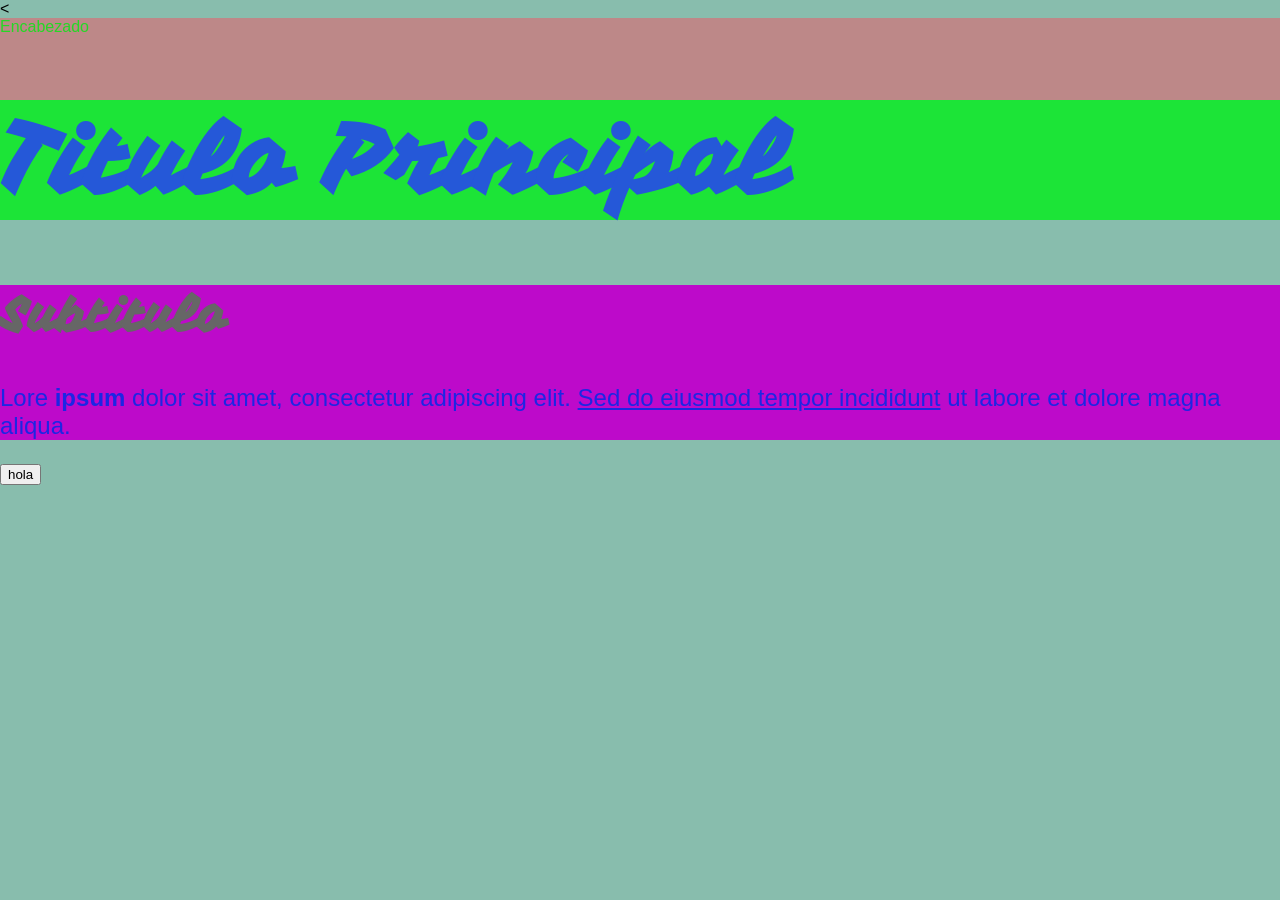
<file: practica1/index.html>
<<!DOCTYPE html>
<html lang="es">
    <head>
        <title>Mi primera practica</title>
        <meta charset="UTF-8"> <!-- sirve para que lo que entra por consola reconozca muchas mas cosas ejemplo
         la ñ y los acentos -->
        <meta name="viewport" content="width=device-width, initial-scale=1">
        <meta name="description" content="es una Descripcion corta del objetivo de la pagina web">
        <meta name="author" content="Jocsan">
        <link href="style.css" rel="stylesheet">
        <!-- esta etiqueta es cuando tu favicon es en formato png -->
        <link href="img/icon.png" type="image/png" rel="icon">
        <!-- esta etiqueta es cuando tu favicon es en formato ico -->
        <link href="img/icon.ico" type="image/x-icon" rel="icon">
        <!-- esta etiqueta es cuando tu favicon es en formato png -->
        <link href="img/icon.png" type="image/png" rel="icon">
        <!-- esta etiqueta es cuando tu favicon es en formato svg -->
        <link href="img/icon.svg" type="image/svg+xml" rel="icon">
        <style>
            h2{
                color: #666;
                font-size: 3em;
            }
            p{
                font-size: 1.5em;
                
            }
        </style>

    </head>
    <body>
        <div class="contenedor">
        <header> Encabezado 
            <h1>Titulo Principal</h1> 
        </header>
        </div>
        <div class="contenedor2">
        <h2>Subtitulo</h2>
        <p>Lore <b>ipsum</b> dolor sit amet, consectetur adipiscing 
            elit. <u>Sed do eiusmod tempor incididunt</u> ut labore 
            et dolore magna aliqua.</p>
        </div>
        <button> hola   </button>
    
    </body>
</html>
</file>
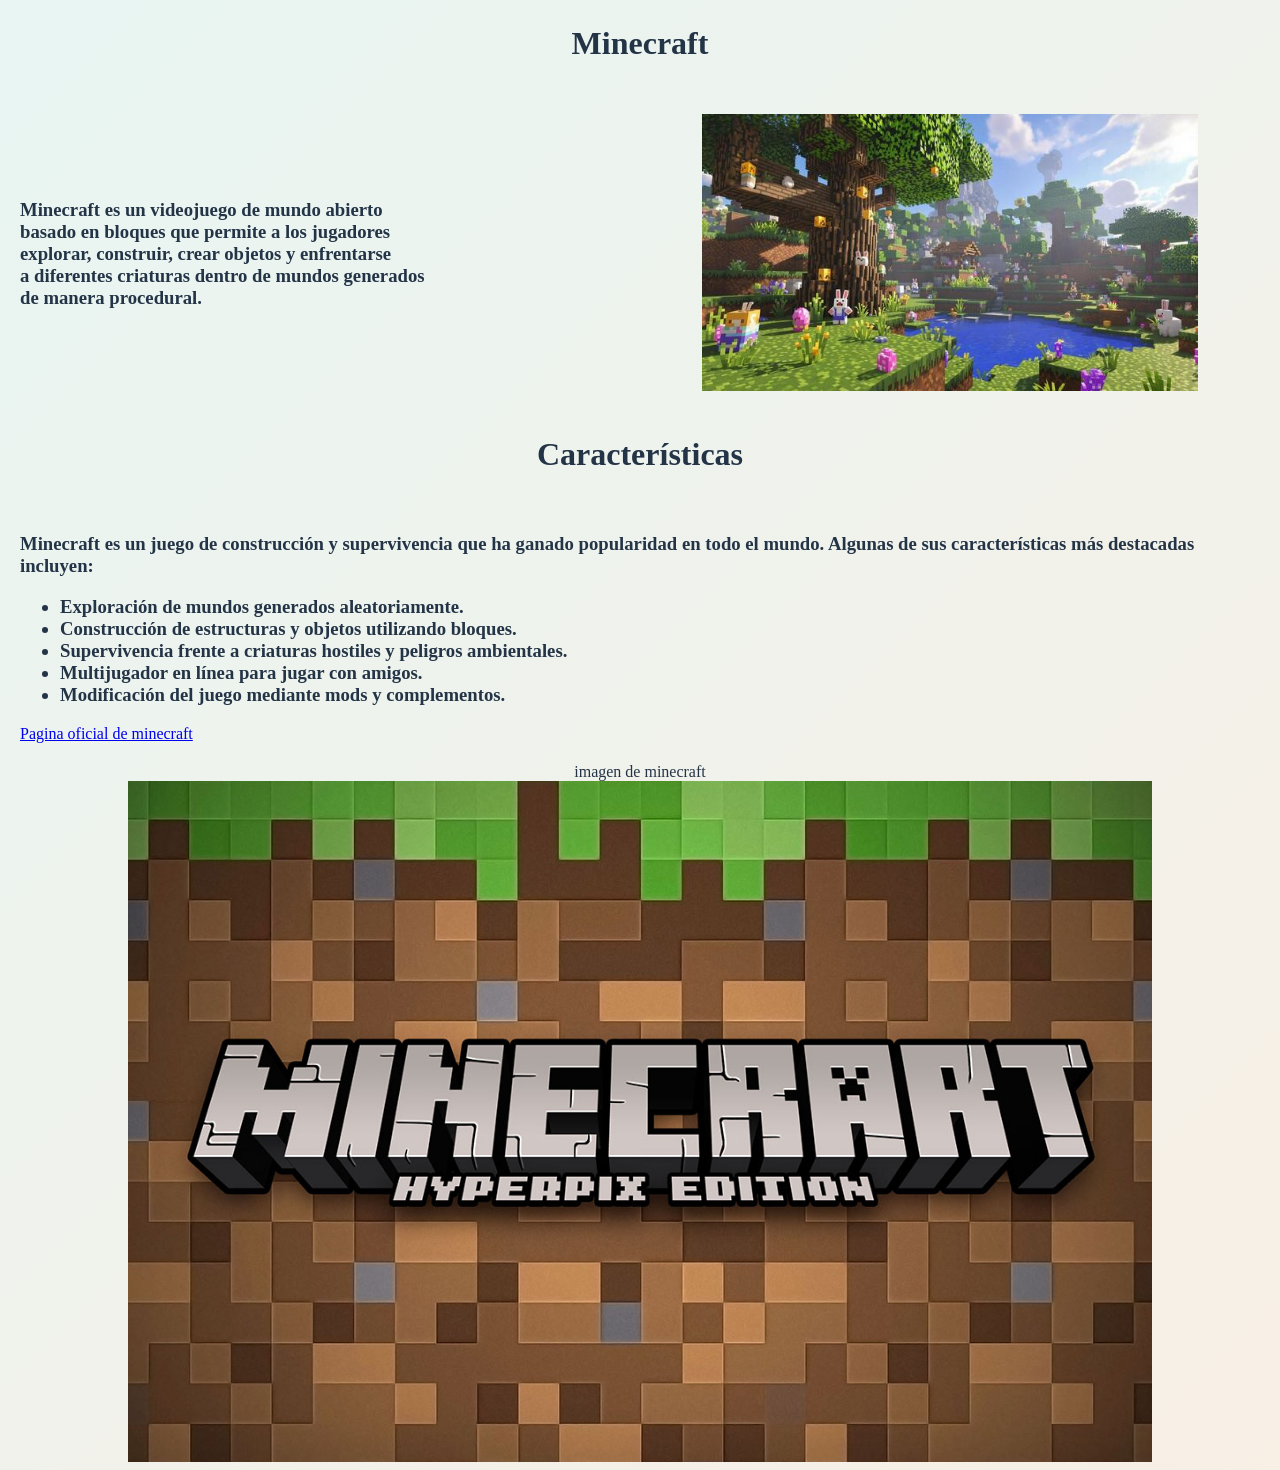
<file: Practica 3/html/index.html>
<!DOCTYPE html>
<html lang="es">
    <head>
        <title></title>
        <meta charset="UTF-8">
        <meta name="viewport" content="width=device-width, initial-scale=1">
        <link href="../css/style.css" rel="stylesheet">
    </head>
    <body>
        <h1>Minecraft</h1>
     <div class="contenedor">
        <div class="descripcion">
             <h3>Minecraft es un videojuego de mundo abierto <br>
        basado en bloques que permite a los jugadores<br>
        explorar, construir, crear objetos y enfrentarse<br> 
        a diferentes criaturas dentro de mundos generados<br>
        de manera procedural.</h3>
        </div>
        
       <div class="imagen">
       <img src="../img/minecraft.webp" alt="imagen de minecraft" width="80%" height="auto">
       </div>
    </div>
    
        <h1>Características</h1>
        <div class="contenedor1">
        <h3>
        Minecraft es un juego de construcción y supervivencia
        que ha ganado popularidad en todo el mundo. 
        Algunas de sus características más destacadas incluyen:<br>
        <ul>
            <li>Exploración de mundos generados aleatoriamente.</li>
            <li>Construcción de estructuras y objetos utilizando bloques.</li>
            <li>Supervivencia frente a criaturas hostiles y peligros ambientales.</li>
            <li>Multijugador en línea para jugar con amigos.</li>
            <li>Modificación del juego mediante mods y complementos.</li>
        </ul>
        </h3>
        <a href="https://www.minecraft.net/es-es" target="_blank">Pagina oficial de minecraft</a>
    </div>
        imagen de minecraft
        <div class="imagen1">
        <img src="../img/minecraftsFoo.webp" alt="imagen de minecraft" width="80%" height="auto">
        </div>
    </body>
</html>
</file>
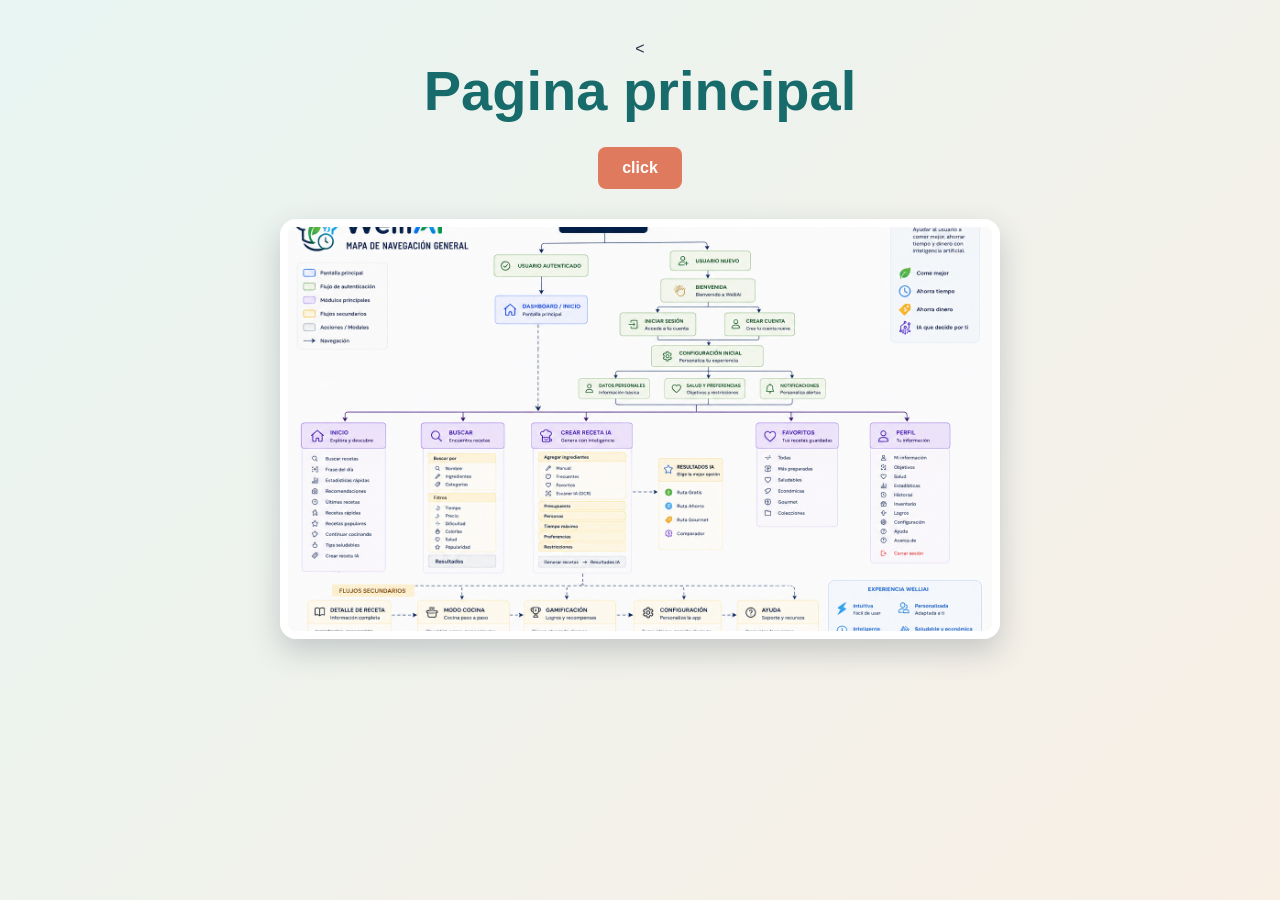
<file: Practica2/html/index.html>
<<!DOCTYPE html>
<html lang="es">
    <head>
        
        <title>Holaaaa</title>
        <meta charset="UTF-8">
        <meta name="viewport" content="width=device-width, initial-scale=1">
        <link href="../css/style.css" rel="stylesheet">
    </head>
    <body>
       
        <h1>Pagina principal</h1>
        <a href="nosotros.html" target="_blank">click</a>
        <img src="../img/wellia.webp" alt="Imagen de la página principal">
    </body>
</html>
</file>
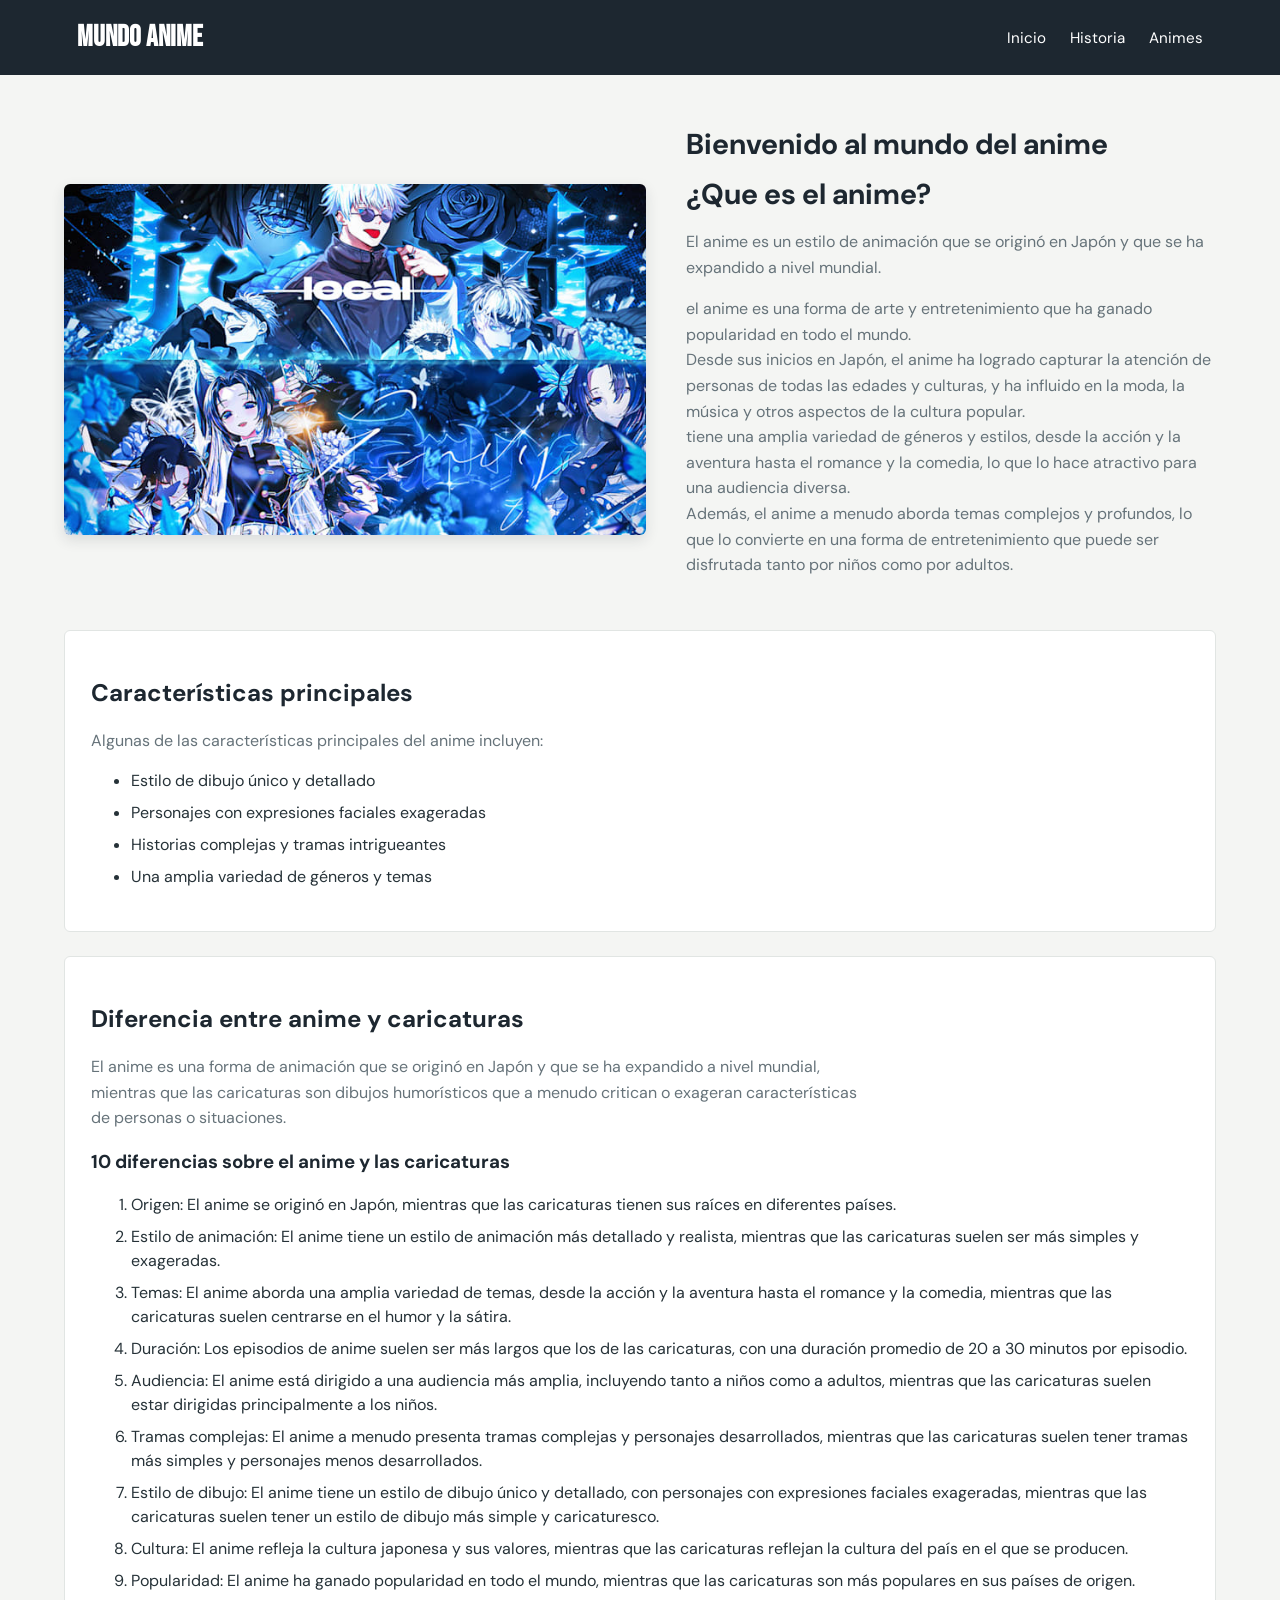
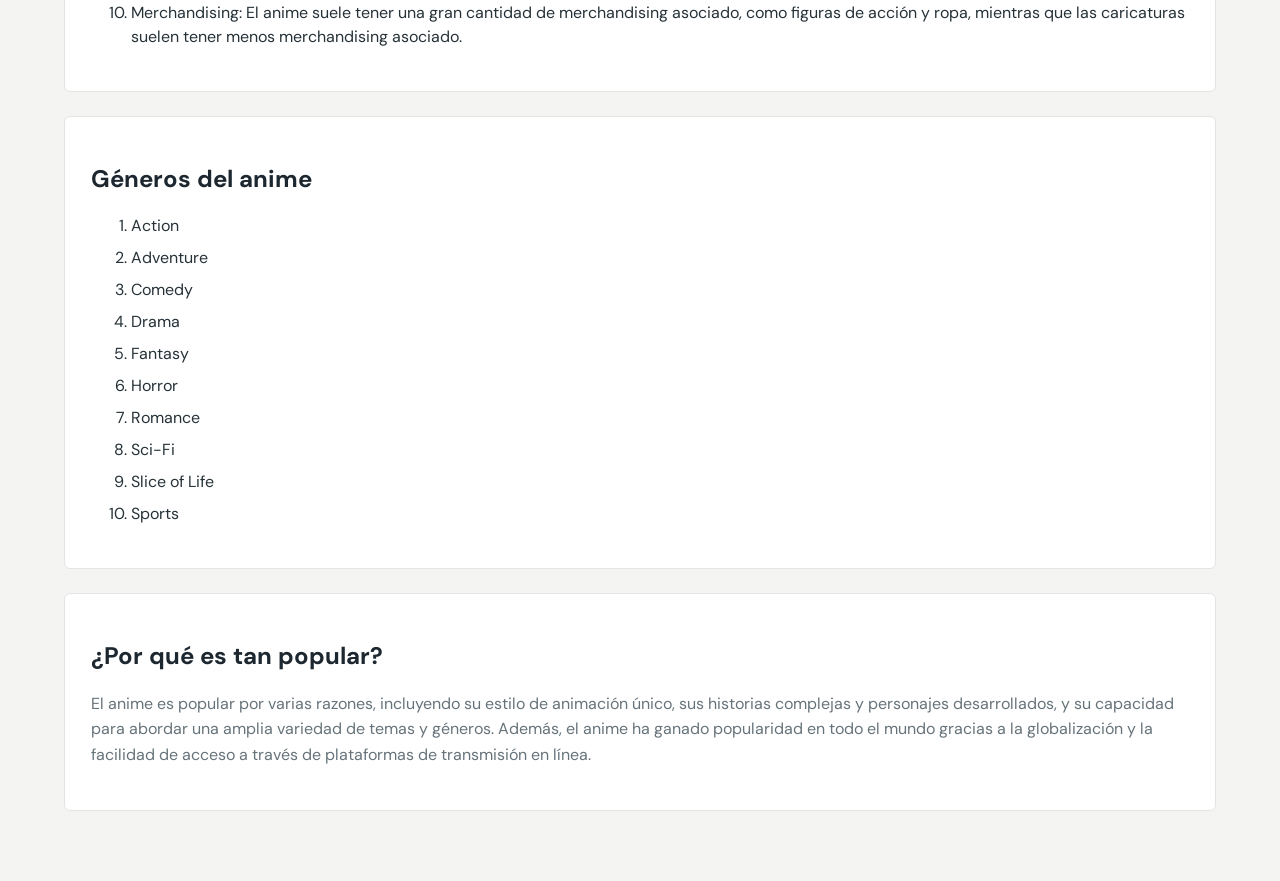
<file: ProyectoU1/html/index.html>
<!DOCTYPE html>
<html lang="es">
    <head>
        <link rel="icon" type="image/x-icon" href="../img/xacata.jpeg">
        <title>Mundo anime</title>
        <meta charset="UTF-8">
        <meta name="viewport" content="width=device-width, initial-scale=1">
        <link href="../css/style.css" rel="stylesheet">
    </head>
    <body>
        <header>
            <h1>Mundo anime</h1>
            <nav>
                <ul>
                    <li><a href="index.html">Inicio</a></li>
                    <li><a href="historia.html">Historia</a></li>
                    <li><a href="animes.html">Animes</a></li>
                </ul>
            </nav>
        </header>
        <main class="home-page">
        <section class="home-hero">
        <div class="hero-image">
            <img src="../img/Banner.jpg" alt="Personajes de anime en un paisaje azul">
        </div>
        <div class="contenido">
            <h2>Bienvenido al mundo del anime </h2>
            <h2>¿Que es el anime?</h2>
            <p>El anime es un estilo de animación que se originó en Japón y que se ha expandido a nivel mundial.</p>
            <p>el anime es una forma de arte y entretenimiento que ha ganado popularidad en todo el mundo.<br>
            Desde sus inicios en Japón, el anime 
            ha logrado capturar la atención de personas de todas las edades y culturas, y ha influido en la moda, la música y otros aspectos de la cultura popular.<br>
            tiene una amplia variedad de géneros y estilos, desde la acción y la aventura hasta el romance y la comedia, lo que lo hace atractivo para una audiencia diversa.<br>
            Además, el anime a menudo aborda temas complejos y profundos, lo que lo convierte en una forma de entretenimiento que puede ser disfrutada tanto por niños como por adultos.<br>
            </p>
        </div>
        </section>
        <div class="caracteristicas">
            <h2>Características principales</h2>
            <p>Algunas de las características principales del anime incluyen:</p>
            <ul>
                <li>Estilo de dibujo único y detallado</li>
                <li>Personajes con expresiones faciales exageradas</li>
                <li>Historias complejas y tramas intrigueantes</li>
                <li>Una amplia variedad de géneros y temas</li>
            </ul>
        </div>
        <div class="diferencia">
            <h2>Diferencia entre anime y caricaturas</h2>
            <p>El anime es una forma de animación que se originó en Japón y que se ha expandido a nivel mundial, <br>
               mientras que las caricaturas son dibujos humorísticos que a menudo critican o exageran características <br>
               de personas o situaciones.</p> 
            <h3>10 diferencias sobre el anime y las caricaturas</h3>
            <ol>
                <li>Origen: El anime se originó en Japón, mientras que las caricaturas tienen sus raíces en diferentes países.</li>
                <li>Estilo de animación: El anime tiene un estilo de animación más detallado y realista, mientras que las caricaturas suelen ser más simples y exageradas.</li>
                <li>Temas: El anime aborda una amplia variedad de temas, desde la acción y la aventura hasta el romance y la comedia, mientras que las caricaturas suelen centrarse en el humor y la sátira.</li>
                <li>Duración: Los episodios de anime suelen ser más largos que los de las caricaturas, con una duración promedio de 20 a 30 minutos por episodio.</li>
                <li>Audiencia: El anime está dirigido a una audiencia más amplia, incluyendo tanto a niños como a adultos, mientras que las caricaturas suelen estar dirigidas principalmente a los niños.</li>
                <li>Tramas complejas: El anime a menudo presenta tramas complejas y personajes desarrollados, mientras que las caricaturas suelen tener tramas más simples y personajes menos desarrollados.</li>
                <li>Estilo de dibujo: El anime tiene un estilo de dibujo único y detallado, con personajes con expresiones faciales exageradas, mientras que las caricaturas suelen tener un estilo de dibujo más simple y caricaturesco.</li>
                <li>Cultura: El anime refleja la cultura japonesa y sus valores, mientras que las caricaturas reflejan la cultura del país en el que se producen.</li>
                <li>Popularidad: El anime ha ganado popularidad en todo el mundo, mientras que las caricaturas son más populares en sus países de origen.</li>
                <li>Merchandising: El anime suele tener una gran cantidad de merchandising asociado, como figuras de acción y ropa, mientras que las caricaturas suelen tener menos merchandising asociado.</li>
            </ol>
        </div>
        <div class="generos">
            <h2>Géneros del anime</h2>
            <ol>
                <li>Action</li>
                <li>Adventure</li>
                <li>Comedy</li>
                <li>Drama</li>
                <li>Fantasy</li>
                <li>Horror</li>
                <li>Romance</li>
                <li>Sci-Fi</li>
                <li>Slice of Life</li>
                <li>Sports</li>
            </ol>
        </div>
        <div class="popularidad">
            <h2>¿Por qué es tan popular?</h2>
            <p>El anime es popular por varias razones, incluyendo su estilo de animación único, 
                sus historias complejas y personajes desarrollados, 
                y su capacidad para abordar una amplia variedad de temas y géneros. Además, 
                el anime ha ganado popularidad en todo el mundo gracias a la globalización y la facilidad 
                de acceso a través de plataformas de transmisión en línea.</p>
        </div>
        </main>

    </body>
</file>
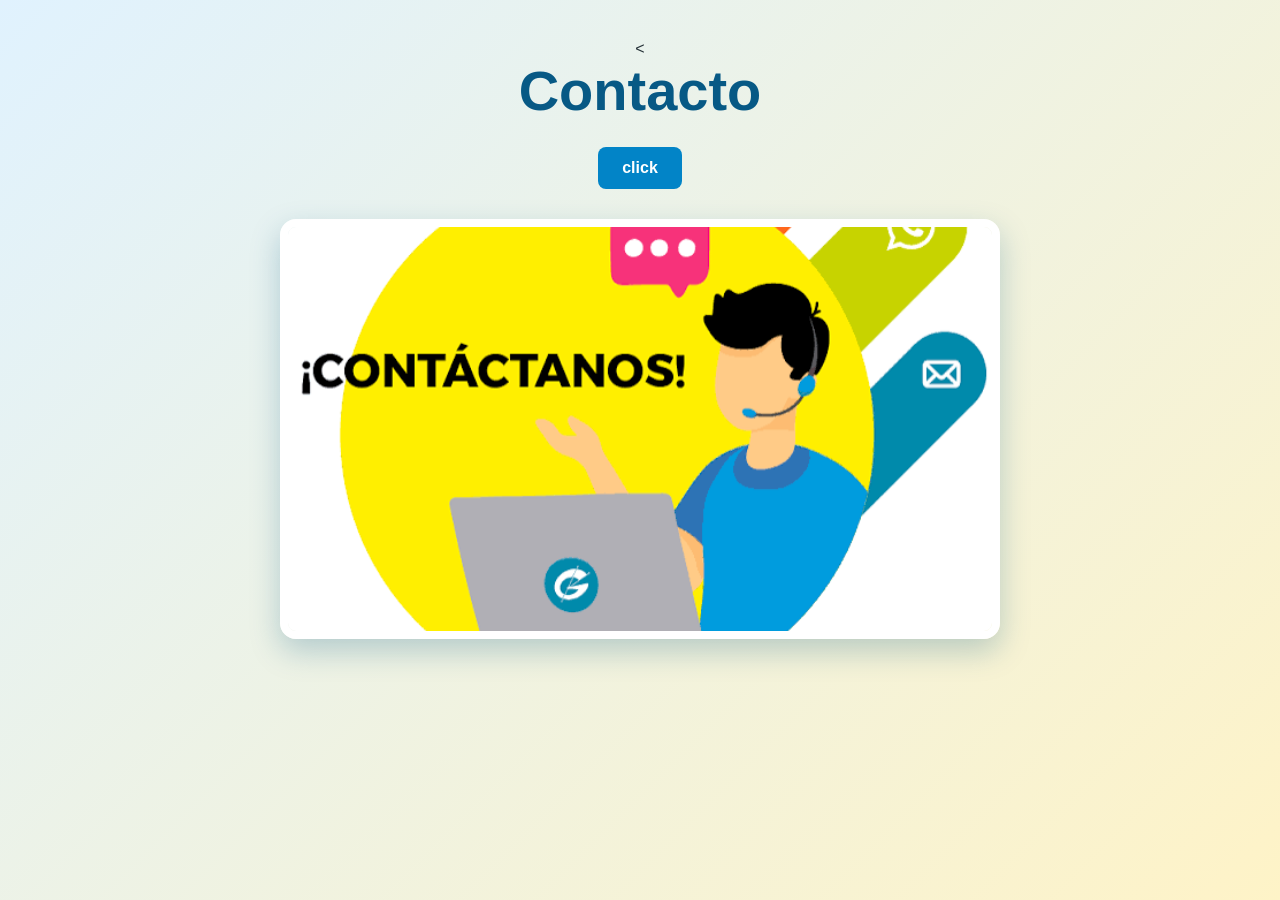
<file: Practica2/html/contacto.html>
<<!DOCTYPE html>
<html lang="es">
    <head>
        
        <title>Hola siguiente del siguiente</title>
        <meta charset="UTF-8">
        <meta name="viewport" content="width=device-width, initial-scale=1">
        <link href="../css/stylecontacto.css" rel="stylesheet">
    </head>
    <body>
        <h1>contacto</h1>
        <a href="index.html" target="_blank">click</a>
        <img src="../img/imagen1.webp" alt="imagen1">
    </body>
</html>
</file>
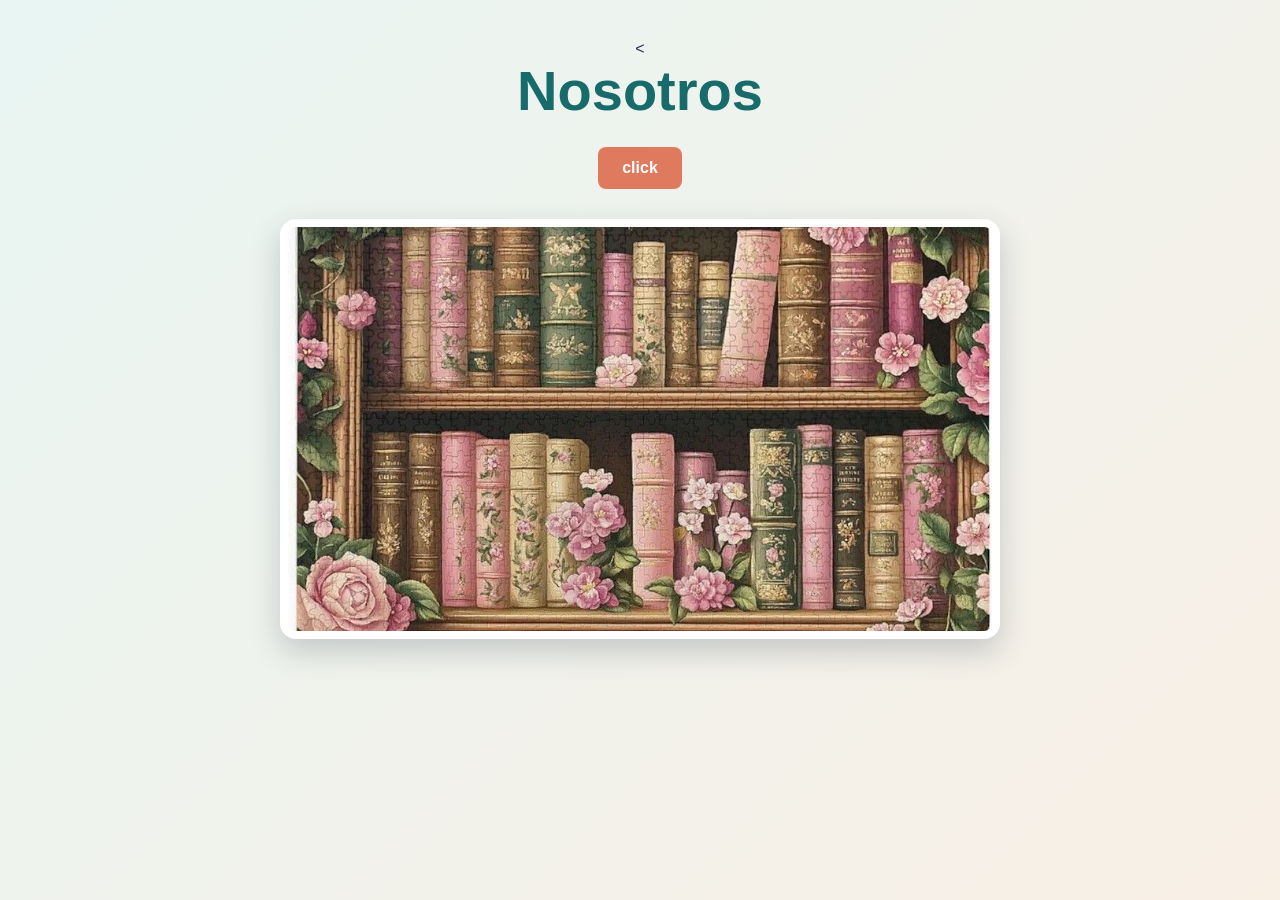
<file: Practica2/html/nosotros.html>
<<!DOCTYPE html>
<html lang="es">
    <head>
        
        <title>Hola Siguiente</title>
        <meta charset="UTF-8">
        <meta name="viewport" content="width=device-width, initial-scale=1">
        <link href="../css/style.css" rel="stylesheet">
    </head>
    <body>
        <h1>Nosotros</h1>
        <a href="contacto.html" target="_blank">click</a>
    <img src="../img/img2.webp" alt="Imagen de la sección Nosotros">
    </body>
</html>
</file>
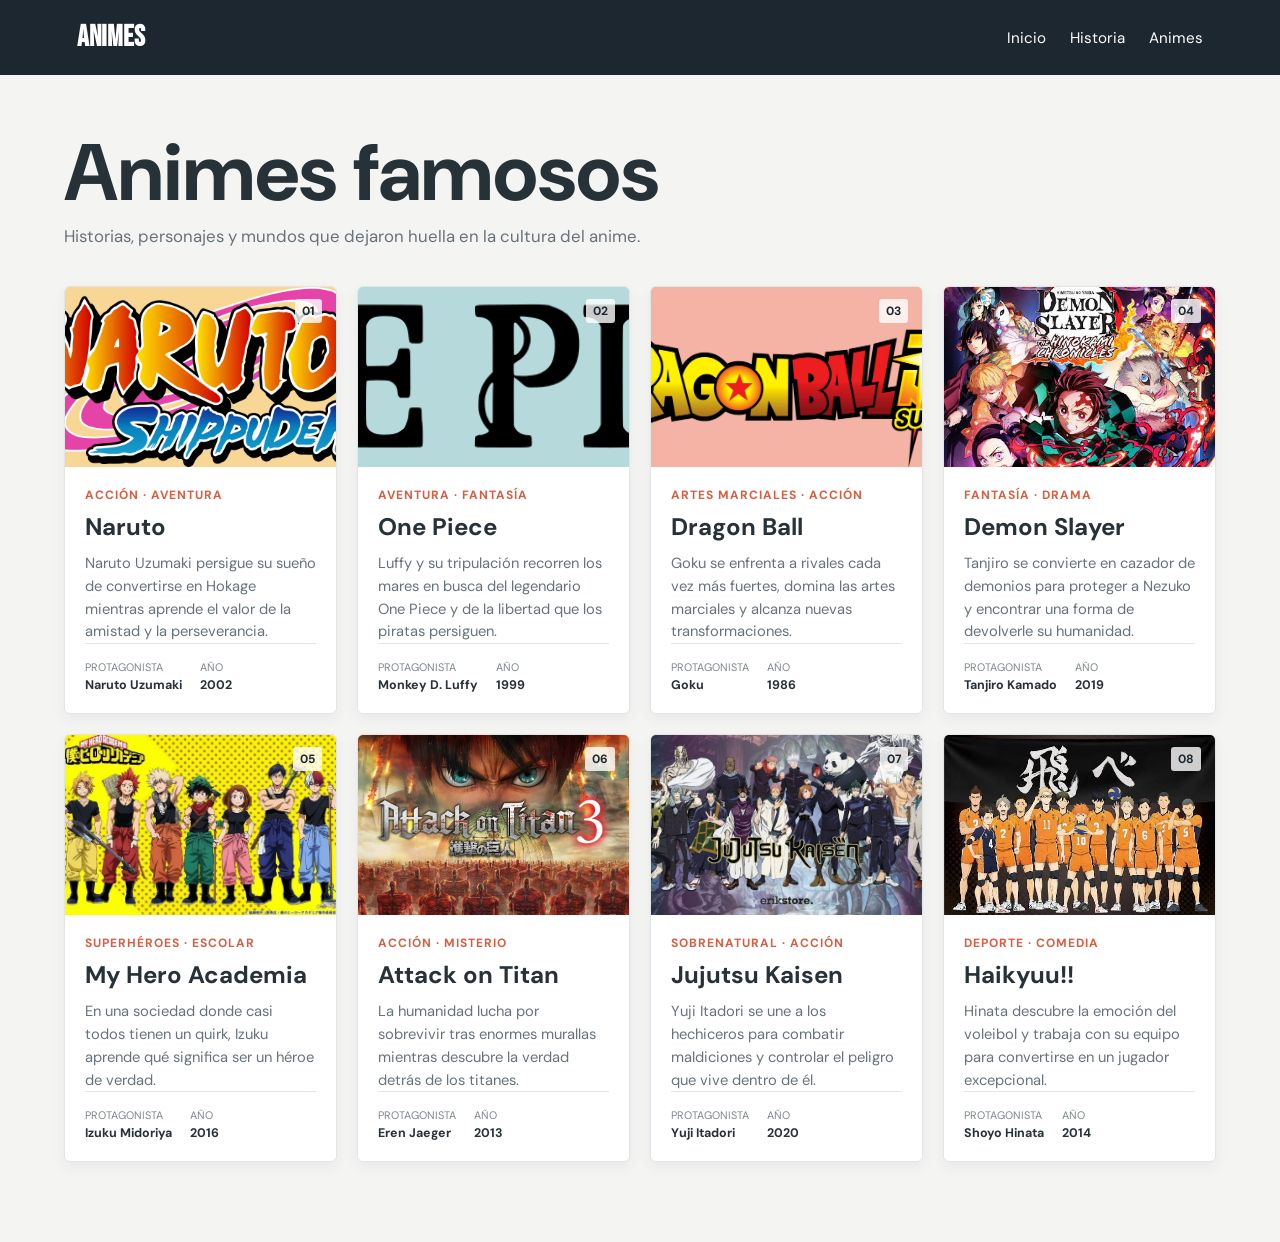
<file: ProyectoU1/html/animes.html>
<!DOCTYPE html>
<html lang="es">
    <head>
        <link rel="icon" type="image/x-icon" href="../img/xacata.jpeg">
        <title>Animes famosos | Mundo anime</title>
        <meta charset="UTF-8">
        <meta name="viewport" content="width=device-width, initial-scale=1">
        <link href="../css/style.css" rel="stylesheet">
    </head>
    <body>
        <header>
            <h1>Animes</h1>
            <nav>
                <ul>
                    <li><a href="index.html">Inicio</a></li>
                    <li><a href="historia.html">Historia</a></li>
                    <li><a href="animes.html">Animes</a></li>
                </ul>
            </nav>
        </header>
        <main class="animes-page">
            <section class="intro">
                <h2>Animes famosos</h2>
                <p class="intro-text">Historias, personajes y mundos que dejaron huella en la cultura del anime.</p>
            </section>

            <section class="anime-grid" aria-label="Lista de animes famosos">
                <article class="anime-card card-naruto">
                    <div class="card-art"> <a href="https://naruto-official.com/es"><img src="../img/naruto.webp" alt="Imagen de Naruto"></a><small>01</small></div>
                    <div class="card-content">
                        <p class="card-tag">Acción · Aventura</p>
                        <h3>Naruto</h3>
                        <p>Naruto Uzumaki persigue su sueño de convertirse en Hokage mientras aprende el valor de la amistad y la perseverancia.</p>
                        <dl><div><dt>Protagonista</dt><dd>Naruto Uzumaki</dd></div><div><dt>Año</dt><dd>2002</dd></div></dl>
                    </div>
                </article>

                <article class="anime-card card-one-piece">
                    <div class="card-art"> <a href="https://one-piece.com/index.html"><img src="../img/One piece.webp" alt="Imagen de One Piece"></a><small>02</small></div>
                    <div class="card-content">
                        <p class="card-tag">Aventura · Fantasía</p>
                        <h3>One Piece</h3>
                        <p>Luffy y su tripulación recorren los mares en busca del legendario One Piece y de la libertad que los piratas persiguen.</p>
                        <dl><div><dt>Protagonista</dt><dd>Monkey D. Luffy</dd></div><div><dt>Año</dt><dd>1999</dd></div></dl>
                    </div>
                </article>

                <article class="anime-card card-dragon-ball">
                    <div class="card-art"> <a href="https://es.dragon-ball-official.com/"><img src="../img/Dragon_Ball_Super.webp" alt="Imagen de Dragon Ball"></a><small>03</small></div>
                    <div class="card-content">
                        <p class="card-tag">Artes marciales · Acción</p>
                        <h3>Dragon Ball</h3>
                        <p>Goku se enfrenta a rivales cada vez más fuertes, domina las artes marciales y alcanza nuevas transformaciones.</p>
                        <dl><div><dt>Protagonista</dt><dd>Goku</dd></div><div><dt>Año</dt><dd>1986</dd></div></dl>
                    </div>
                </article>

                <article class="anime-card card-demon-slayer">
                    <div class="card-art"> <a href="https://demonslayer-anime.com/"><img src="../img/demond slayer.webp" alt="Imagen de Demon Slayer"></a><small>04</small></div>
                    <div class="card-content">
                        <p class="card-tag">Fantasía · Drama</p>
                        <h3>Demon Slayer</h3>
                        <p>Tanjiro se convierte en cazador de demonios para proteger a Nezuko y encontrar una forma de devolverle su humanidad.</p>
                        <dl><div><dt>Protagonista</dt><dd>Tanjiro Kamado</dd></div><div><dt>Año</dt><dd>2019</dd></div></dl>
                    </div>
                </article>

                <article class="anime-card card-my-hero">
                    <div class="card-art"> <a href="https://es.bandainamcoent.eu/my-hero-academia/my-hero-ultra-rumble"><img src="../img/my-hero-academia.webp" alt="Imagen de My Hero Academia"></a><small>05</small></div>
                    <div class="card-content">
                        <p class="card-tag">Superhéroes · Escolar</p>
                        <h3>My Hero Academia</h3>
                        <p>En una sociedad donde casi todos tienen un quirk, Izuku aprende qué significa ser un héroe de verdad.</p>
                        <dl><div><dt>Protagonista</dt><dd>Izuku Midoriya</dd></div><div><dt>Año</dt><dd>2016</dd></div></dl>
                    </div>
                </article>

                <article class="anime-card card-attack-titan">
                    <div class="card-art"> <a href="https://aot-portal.com/en/"><img src="../img/Attack-on-Titan.webp" alt="Imagen de Attack on Titan"></a><small>06</small></div>
                    <div class="card-content">
                        <p class="card-tag">Acción · Misterio</p>
                        <h3>Attack on Titan</h3>
                        <p>La humanidad lucha por sobrevivir tras enormes murallas mientras descubre la verdad detrás de los titanes.</p>
                        <dl><div><dt>Protagonista</dt><dd>Eren Jaeger</dd></div><div><dt>Año</dt><dd>2013</dd></div></dl>
                    </div>
                </article>

                <article class="anime-card card-jujutsu">
                    <div class="card-art"> <a href="https://jujutsukaisen.jp/"><img src="../img/jujutsu.webp" alt="Imagen de Jujutsu Kaisen"></a><small>07</small></div>
                    <div class="card-content">
                        <p class="card-tag">Sobrenatural · Acción</p>
                        <h3>Jujutsu Kaisen</h3>
                        <p>Yuji Itadori se une a los hechiceros para combatir maldiciones y controlar el peligro que vive dentro de él.</p>
                        <dl><div><dt>Protagonista</dt><dd>Yuji Itadori</dd></div><div><dt>Año</dt><dd>2020</dd></div></dl>
                    </div>
                </article>

                <article class="anime-card card-haikyuu">
                    <div class="card-art"> <a href="https://haikyu.jp/"><img src="../img/hykiuu.webp" alt="Imagen de Haikyuu"></a><small>08</small></div>
                    <div class="card-content">
                        <p class="card-tag">Deporte · Comedia</p>
                        <h3>Haikyuu!!</h3>
                        <p>Hinata descubre la emoción del voleibol y trabaja con su equipo para convertirse en un jugador excepcional.</p>
                        <dl><div><dt>Protagonista</dt><dd>Shoyo Hinata</dd></div><div><dt>Año</dt><dd>2014</dd></div></dl>
                    </div>
                </article>
            </section>
        </main>
    </body>
</html>
</file>
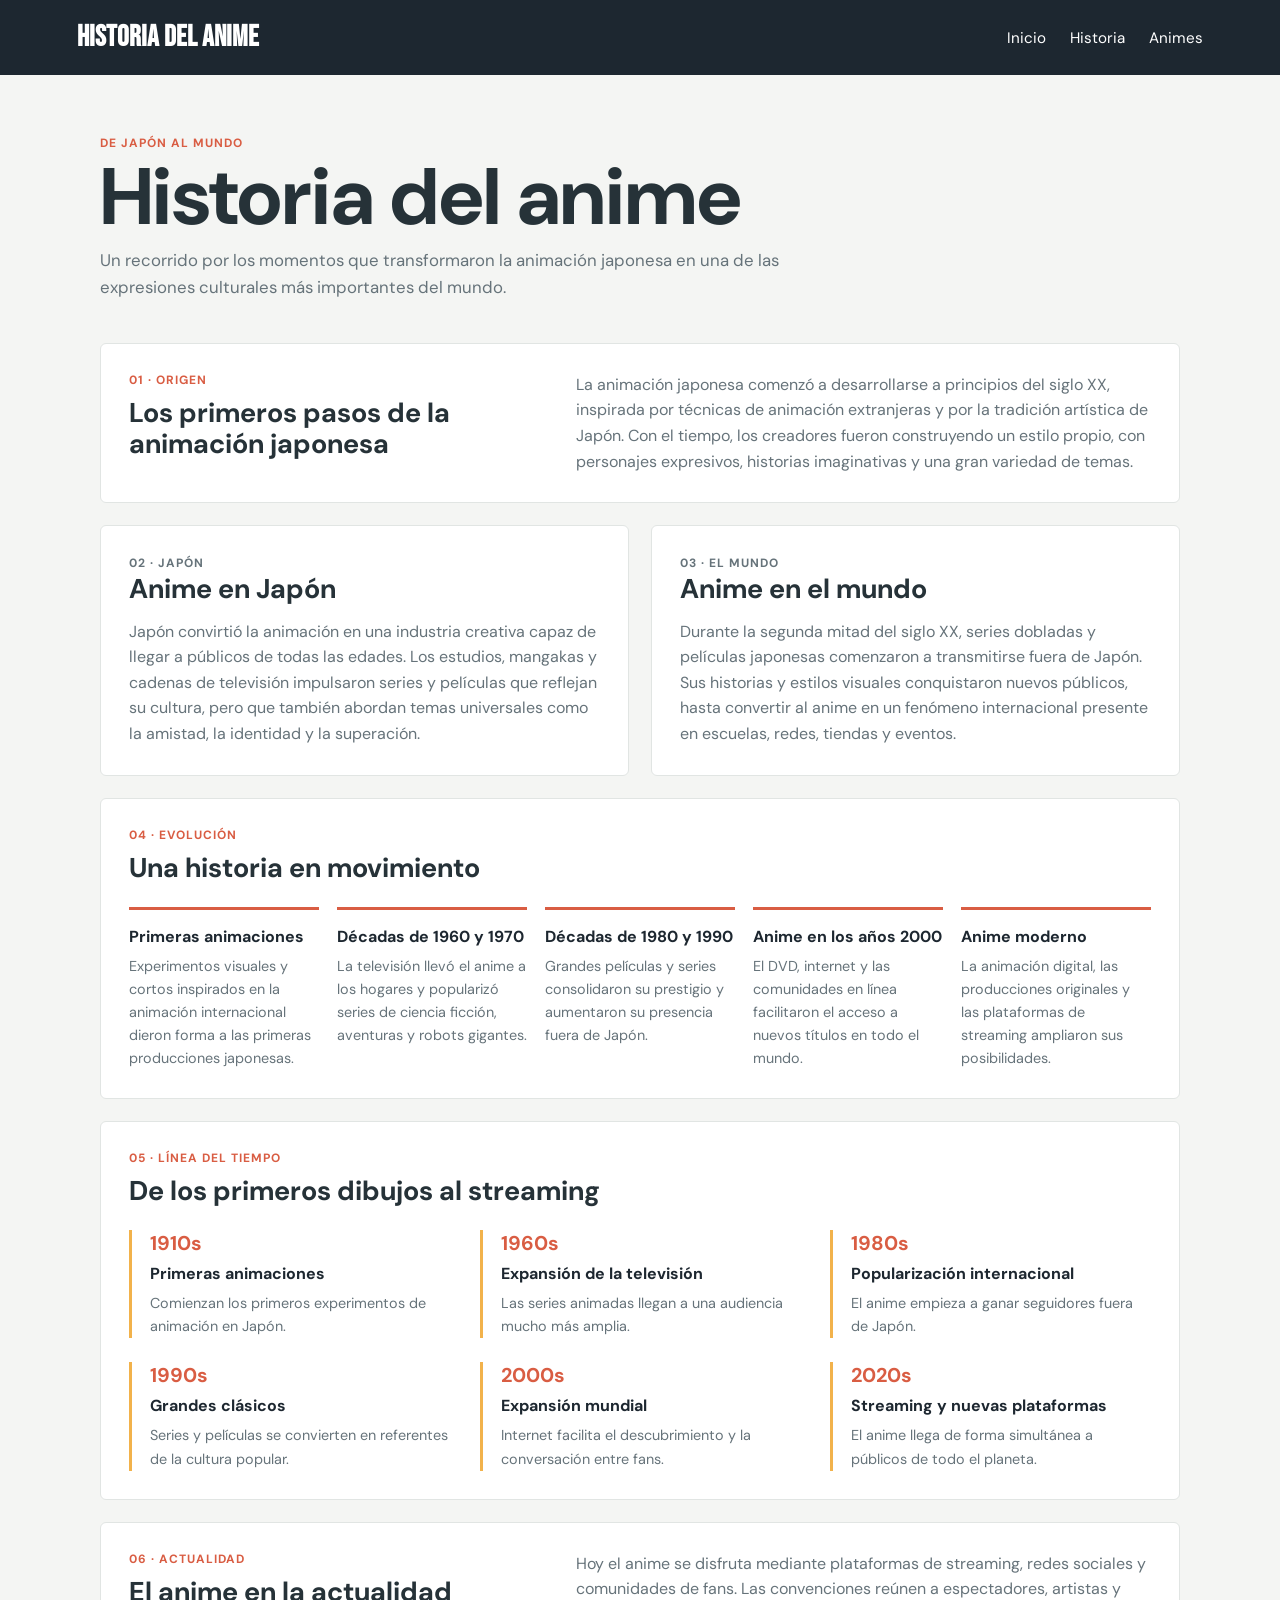
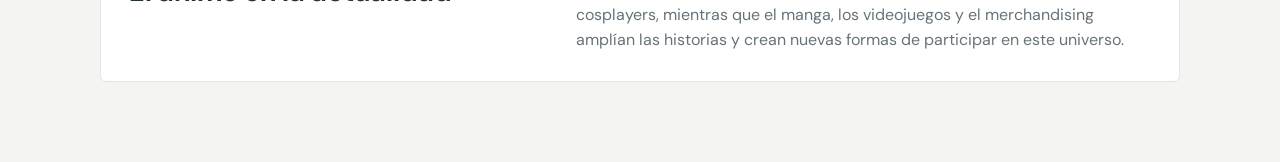
<file: ProyectoU1/html/historia.html>
<!DOCTYPE html>
<html lang="es">
    <head>
        <link rel="icon" type="image/x-icon" href="../img/xacata.jpeg">
        <title>Historia del Anime</title>
        <meta charset="UTF-8">
        <meta name="viewport" content="width=device-width, initial-scale=1">
        <link href="../css/style.css" rel="stylesheet">
    </head>
    <body>
        <header>
            <h1>Historia del Anime</h1>
            <nav>
                <ul>
                    <li><a href="index.html">Inicio</a></li>
                    <li><a href="historia.html">Historia</a></li>
                    <li><a href="animes.html">Animes</a></li>
                </ul>
            </nav>
        </header>
        <main class="history-page">
            <section class="history-intro">
                <p class="eyebrow">De Japón al mundo</p>
                <h2>Historia del anime</h2>
                <p class="intro-text">Un recorrido por los momentos que transformaron la animación japonesa en una de las expresiones culturales más importantes del mundo.</p>
            </section>

            <section class="history-feature">
                <div>
                    <p class="section-label">01 · Origen</p>
                    <h3>Los primeros pasos de la animación japonesa</h3>
                </div>
                <p>La animación japonesa comenzó a desarrollarse a principios del siglo XX, inspirada por técnicas de animación extranjeras y por la tradición artística de Japón. Con el tiempo, los creadores fueron construyendo un estilo propio, con personajes expresivos, historias imaginativas y una gran variedad de temas.</p>
            </section>

            <section class="history-columns">
                <article class="history-section">
                    <p class="section-label">02 · Japón</p>
                    <h3>Anime en Japón</h3>
                    <p>Japón convirtió la animación en una industria creativa capaz de llegar a públicos de todas las edades. Los estudios, mangakas y cadenas de televisión impulsaron series y películas que reflejan su cultura, pero que también abordan temas universales como la amistad, la identidad y la superación.</p>
                </article>

                <article class="history-section">
                    <p class="section-label">03 · El mundo</p>
                    <h3>Anime en el mundo</h3>
                    <p>Durante la segunda mitad del siglo XX, series dobladas y películas japonesas comenzaron a transmitirse fuera de Japón. Sus historias y estilos visuales conquistaron nuevos públicos, hasta convertir al anime en un fenómeno internacional presente en escuelas, redes, tiendas y eventos.</p>
                </article>
            </section>

            <section class="evolution-section">
                <div class="section-heading">
                    <p class="section-label">04 · Evolución</p>
                    <h3>Una historia en movimiento</h3>
                </div>
                <div class="evolution-grid">
                    <article><strong>Primeras animaciones</strong><p>Experimentos visuales y cortos inspirados en la animación internacional dieron forma a las primeras producciones japonesas.</p></article>
                    <article><strong>Décadas de 1960 y 1970</strong><p>La televisión llevó el anime a los hogares y popularizó series de ciencia ficción, aventuras y robots gigantes.</p></article>
                    <article><strong>Décadas de 1980 y 1990</strong><p>Grandes películas y series consolidaron su prestigio y aumentaron su presencia fuera de Japón.</p></article>
                    <article><strong>Anime en los años 2000</strong><p>El DVD, internet y las comunidades en línea facilitaron el acceso a nuevos títulos en todo el mundo.</p></article>
                    <article><strong>Anime moderno</strong><p>La animación digital, las producciones originales y las plataformas de streaming ampliaron sus posibilidades.</p></article>
                </div>
            </section>

            <section class="timeline-section">
                <div class="section-heading">
                    <p class="section-label">05 · Línea del tiempo</p>
                    <h3>De los primeros dibujos al streaming</h3>
                </div>
                <ol class="timeline">
                    <li><span>1910s</span><div><strong>Primeras animaciones</strong><p>Comienzan los primeros experimentos de animación en Japón.</p></div></li>
                    <li><span>1960s</span><div><strong>Expansión de la televisión</strong><p>Las series animadas llegan a una audiencia mucho más amplia.</p></div></li>
                    <li><span>1980s</span><div><strong>Popularización internacional</strong><p>El anime empieza a ganar seguidores fuera de Japón.</p></div></li>
                    <li><span>1990s</span><div><strong>Grandes clásicos</strong><p>Series y películas se convierten en referentes de la cultura popular.</p></div></li>
                    <li><span>2000s</span><div><strong>Expansión mundial</strong><p>Internet facilita el descubrimiento y la conversación entre fans.</p></div></li>
                    <li><span>2020s</span><div><strong>Streaming y nuevas plataformas</strong><p>El anime llega de forma simultánea a públicos de todo el planeta.</p></div></li>
                </ol>
            </section>

            <section class="history-feature current-history">
                <div>
                    <p class="section-label">06 · Actualidad</p>
                    <h3>El anime en la actualidad</h3>
                </div>
                <p>Hoy el anime se disfruta mediante plataformas de streaming, redes sociales y comunidades de fans. Las convenciones reúnen a espectadores, artistas y cosplayers, mientras que el manga, los videojuegos y el merchandising amplían las historias y crean nuevas formas de participar en este universo.</p>
            </section>
        </main>
    </body>
</html>
</file>
<file: practica1/style.css>
@import url('https://fonts.googleapis.com/css2?family=Vampiro+One&display=swap');
body{
    background-color:#88bdad;
    font-family: Arial, sans-serif;
    margin: 0;
    padding: 0;
}

h1{
    color:#2558d8;
    background-color:#1ce437;
    font-size: 6rem;
    font-family: 'Vampiro One', cursive;
    font-weight: 600;
    font-style: normal;
}
h2{
    color:#2558d8;
    font-size: 6rem;
    font-family: 'Vampiro One', cursive;
    font-weight: 600;
    font-style: normal;
}
header{
    background-color:#bd8888;
    color:#25d825;
}
button{
    color: #000;
}
div{
    color: #1c26e4;
    background-color:#bd0aca;
}
.contenedor{
    color: chocolate;
    background-color:#adcf19;
}
</file>
<file: Practica 3/css/style.css>
* {
	box-sizing: border-box;
}

body {
	min-height: 100vh;
	margin: 0;
	padding: 4px 0px;
	color: #243447;
	text-align: center;
	background: linear-gradient(135deg, #e8f5f2, #f8efe5);
}
.imagen {
    justify-content: left;
    align-items: center;
    margin-top: 10px;
    width: 50%; /* La imagen ocupará la mitad del ancho de su contenedor */
    height: auto; /* La imagen ocupará la mitad de la altura de su contenedor */
    

}
.descripcion {
    justify-content: left;
    align-items: center;
    margin-top: 10px;
    width: 50%; /* La descripción ocupará la mitad del ancho de su contenedor */
    text-align: left; /* Alineamos el texto a la izquierda */
}
.contenedor {
    display: flex; /* Usamos flexbox para alinear los elementos */
    justify-content: space-between; /* Espacio entre la descripción y la imagen */
    align-items: center; /* Centrar verticalmente */
    padding: 20px;
    width: 100%; /* Ancho del contenedor */
}
.contenedor1 {
    justify-content: center; /* Centrar horizontalmente */
    align-items: center; /* Centrar verticalmente */
    padding: 20px;
    width: 100%; /* Ancho del contenedor */
    text-align: left; /* Alineamos el texto a la izquierda */
}
</file>
<file: Practica2/css/style.css>
* {
	box-sizing: border-box;
}

body {
	min-height: 100vh;
	margin: 0;
	padding: 40px 20px;
	color: #243447;
	font-family: Arial, sans-serif;
	text-align: center;
	background: linear-gradient(135deg, #e8f5f2, #f8efe5);
}

h1 {
	margin: 0 0 24px;
	color: #176b6b;
	font-size: clamp(2rem, 5vw, 3.5rem);
}

a {
	display: inline-block;
	margin-bottom: 30px;
	padding: 12px 24px;
	color: #ffffff;
	font-weight: bold;
	text-decoration: none;
	background-color: #e07a5f;
	border-radius: 8px;
	transition: background-color 0.2s ease, transform 0.2s ease;
}

a:hover {
	background-color: #c95f45;
	transform: translateY(-2px);
}

img {
	display: block;
	width: min(100%, 720px);
	height: 420px;
	margin: 0 auto;
	object-fit: cover;
	border: 8px solid #ffffff;
	border-radius: 16px;
	box-shadow: 0 12px 30px rgba(36, 52, 71, 0.22);
}

@media (max-width: 600px) {
	body {
		padding: 28px 16px;
	}

	img {
		height: 280px;
	}
}
</file>
<file: ProyectoU1/css/style.css>
@import url('https://fonts.googleapis.com/css2?family=Bebas+Neue&family=DM+Sans:wght@400;500;700&display=swap');

:root {
	--dark: #1d2730;
	--text: #263238;
	--muted: #66737a;
	--background: #f4f5f3;
	--white: #ffffff;
	--border: #e1e5e3;
	--accent: #d95d43;
}

* {
	box-sizing: border-box;
}

body {
	margin: 0;
	color: var(--text);
	background: var(--background);
	font-family: 'DM Sans', Arial, sans-serif;
}

header {
	display: flex;
	align-items: center;
	justify-content: space-between;
	padding: 20px 6%;
	background: var(--dark);
	color: var(--white);
}

header h1 {
	margin: 0;
	font-family: 'Bebas Neue', sans-serif;
	font-size: 1.8rem;
}

nav ul {
	display: flex;
	gap: 24px;
	margin: 0;
	padding: 0;
	list-style: none;
}

nav a {
	color: var(--white);
	font-size: .95rem;
	text-decoration: none;
}

nav a:hover,
nav a:focus {
	color: #f2b24b;
}

.animes-page {
	width: min(1180px, 90%);
	margin: 0 auto;
	padding: 60px 0 80px;
}

.intro {
	max-width: 620px;
	margin-bottom: 36px;
}

.eyebrow,
.card-tag {
	margin: 0 0 8px;
	color: var(--accent);
	font-size: .75rem;
	font-weight: bold;
	letter-spacing: 1px;
	text-transform: uppercase;
}

.intro h2 {
	margin: 0 0 12px;
	font-size: clamp(2.8rem, 7vw, 5rem);
	line-height: .95;
}

.intro-text {
	margin: 0;
	color: var(--muted);
	font-size: 1.05rem;
	line-height: 1.6;
}

.anime-grid {
	display: grid;
	grid-template-columns: repeat(4, 1fr);
	gap: 20px;
}

.anime-card {
	display: flex;
	min-height: 420px;
	flex-direction: column;
	overflow: hidden;
	border: 1px solid var(--border);
	border-radius: 6px;
	background: var(--white);
	box-shadow: 0 5px 14px rgba(29, 39, 48, .06);
}

.anime-card:hover {
	box-shadow: 0 8px 20px rgba(29, 39, 48, .12);
}

.card-art {
	display: flex;
	position: relative;
	min-height: 180px;
	align-items: center;
	justify-content: space-between;
	padding: 0;
	color: var(--dark);
}

.card-art a {
	display: block;
	width: 100%;
	height: 100%;
}

.card-art img {
	display: block;
	width: 100%;
	height: 180px;
	object-fit: cover;
	object-position: center;
	background: rgba(255, 255, 255, .35);
}

.card-art span {
	font-size: 4rem;
}

.card-art small {
	position: absolute;
	top: 12px;
	right: 14px;
	align-self: flex-start;
	padding: 4px 7px;
	border-radius: 3px;
	background: rgba(255, 255, 255, .8);
	font-size: .75rem;
	font-weight: bold;
}

.card-content {
	display: flex;
	flex: 1;
	flex-direction: column;
	padding: 20px;
}

.card-content h3 {
	margin: 0 0 10px;
	font-size: 1.5rem;
}

.card-content > p:not(.card-tag) {
	margin: 0;
	color: var(--muted);
	font-size: .92rem;
	line-height: 1.55;
}

dl {
	display: flex;
	gap: 18px;
	margin: auto 0 0;
	padding-top: 16px;
	border-top: 1px solid var(--border);
}

dt {
	color: #7c878b;
	font-size: .68rem;
	text-transform: uppercase;
}

dd {
	margin: 3px 0 0;
	font-size: .78rem;
	font-weight: bold;
}

.card-naruto .card-art { background: #f4c15d; }
.card-one-piece .card-art { background: #8fc6c8; }
.card-dragon-ball .card-art { background: #ee8a73; }
.card-demon-slayer .card-art { background: #a5bd9f; }
.card-my-hero .card-art { background: #e5cdd1; }
.card-attack-titan .card-art { background: #b4c5cb; }
.card-jujutsu .card-art { background: #b9add0; }
.card-haikyuu .card-art { background: #efa068; }

.home-page {
	width: min(1180px, 90%);
	margin: 0 auto;
	padding: 50px 0 70px;
}

.home-hero {
	display: grid;
	grid-template-columns: 1.1fr 1fr;
	gap: 40px;
	align-items: center;
	margin-bottom: 36px;
}

.hero-image {
	overflow: hidden;
	border-radius: 6px;
	box-shadow: 0 5px 14px rgba(29, 39, 48, .12);
}

.hero-image img {
	display: block;
	width: 100%;
	height: auto;
}

.contenido h2 {
	margin: 0 0 12px;
	font-size: 1.8rem;
}

.contenido p,
.caracteristicas p,
.diferencia p,
.popularidad p {
	color: var(--muted);
	line-height: 1.6;
}

.caracteristicas,
.diferencia,
.generos,
.popularidad {
	margin-top: 24px;
	padding: 26px;
	border: 1px solid var(--border);
	border-radius: 6px;
	background: var(--white);
}

.home-page h2,
.home-page h3 {
	color: var(--dark);
}

.home-page li {
	margin-bottom: 8px;
	line-height: 1.5;
}

@media (max-width: 950px) {
	.anime-grid {
		grid-template-columns: repeat(2, 1fr);
	}

	.home-hero {
		grid-template-columns: 1fr;
	}
}

.history-page {
	width: min(1080px, 90%);
	margin: 0 auto;
	padding: 60px 0 80px;
}

.history-intro {
	max-width: 680px;
	margin-bottom: 42px;
}

.history-intro h2 {
	margin: 0 0 12px;
	font-size: clamp(2.8rem, 7vw, 5rem);
	line-height: .95;
}

.history-feature,
.history-section,
.evolution-section,
.timeline-section {
	padding: 28px;
	border: 1px solid var(--border);
	border-radius: 6px;
	background: var(--white);
}

.history-feature {
	display: grid;
	grid-template-columns: 1fr 1.4fr;
	gap: 36px;
	align-items: start;
	margin-bottom: 22px;
}

.history-feature h3,
.history-section h3,
.evolution-section h3,
.timeline-section h3 {
	margin: 0;
	font-size: 1.7rem;
	line-height: 1.15;
}

.history-feature > p,
.history-section p,
.evolution-grid p,
.timeline p {
	margin: 0;
	color: var(--muted);
	line-height: 1.6;
}

.section-label {
	margin: 0 0 9px;
	color: var(--accent);
	font-size: .75rem;
	font-weight: bold;
	letter-spacing: 1px;
	text-transform: uppercase;
}

.history-columns {
	display: grid;
	grid-template-columns: repeat(2, 1fr);
	gap: 22px;
	margin-bottom: 22px;
}

.history-section h3 {
	margin-bottom: 14px;
}

.evolution-section,
.timeline-section {
	margin-bottom: 22px;
}

.section-heading {
	margin-bottom: 24px;
}

.evolution-grid {
	display: grid;
	grid-template-columns: repeat(5, 1fr);
	gap: 18px;
}

.evolution-grid article {
	padding-top: 16px;
	border-top: 3px solid var(--accent);
}

.evolution-grid strong,
.timeline strong {
	display: block;
	margin-bottom: 8px;
	color: var(--dark);
}

.evolution-grid p {
	font-size: .9rem;
}

.timeline {
	display: grid;
	grid-template-columns: repeat(3, 1fr);
	gap: 24px 30px;
	margin: 0;
	padding: 0;
	list-style: none;
	counter-reset: history;
}

.timeline li {
	position: relative;
	padding-left: 18px;
	border-left: 3px solid #f2b24b;
}

.timeline li span {
	display: block;
	margin-bottom: 7px;
	color: var(--accent);
	font-size: 1.25rem;
	font-weight: bold;
}

.timeline p {
	font-size: .9rem;
}

.current-history {
	margin-bottom: 0;
}
</file>
<file: Practica2/css/stylecontacto.css>
* {
	box-sizing: border-box;
}

body {
	min-height: 100vh;
	margin: 0;
	padding: 40px 20px;
	color: #263238;
	font-family: Arial, sans-serif;
	text-align: center;
	background: linear-gradient(135deg, #e0f2fe, #fef3c7);
}

h1 {
	margin: 0 0 24px;
	color: #075985;
	font-size: clamp(2rem, 5vw, 3.5rem);
	text-transform: capitalize;
}

a {
	display: inline-block;
	margin-bottom: 30px;
	padding: 12px 24px;
	color: #ffffff;
	font-weight: bold;
	text-decoration: none;
	background-color: #0284c7;
	border-radius: 8px;
	transition: background-color 0.2s ease, transform 0.2s ease;
}

a:hover {
	background-color: #0369a1;
	transform: translateY(-2px);
}

img {
	display: block;
	width: min(100%, 720px);
	height: 420px;
	margin: 0 auto;
	object-fit: cover;
	border: 8px solid #ffffff;
	border-radius: 16px;
	box-shadow: 0 12px 30px rgba(7, 89, 133, 0.25);
}

@media (max-width: 600px) {
	body {
		padding: 28px 16px;
	}

	img {
		height: 280px;
	}
}
</file>
